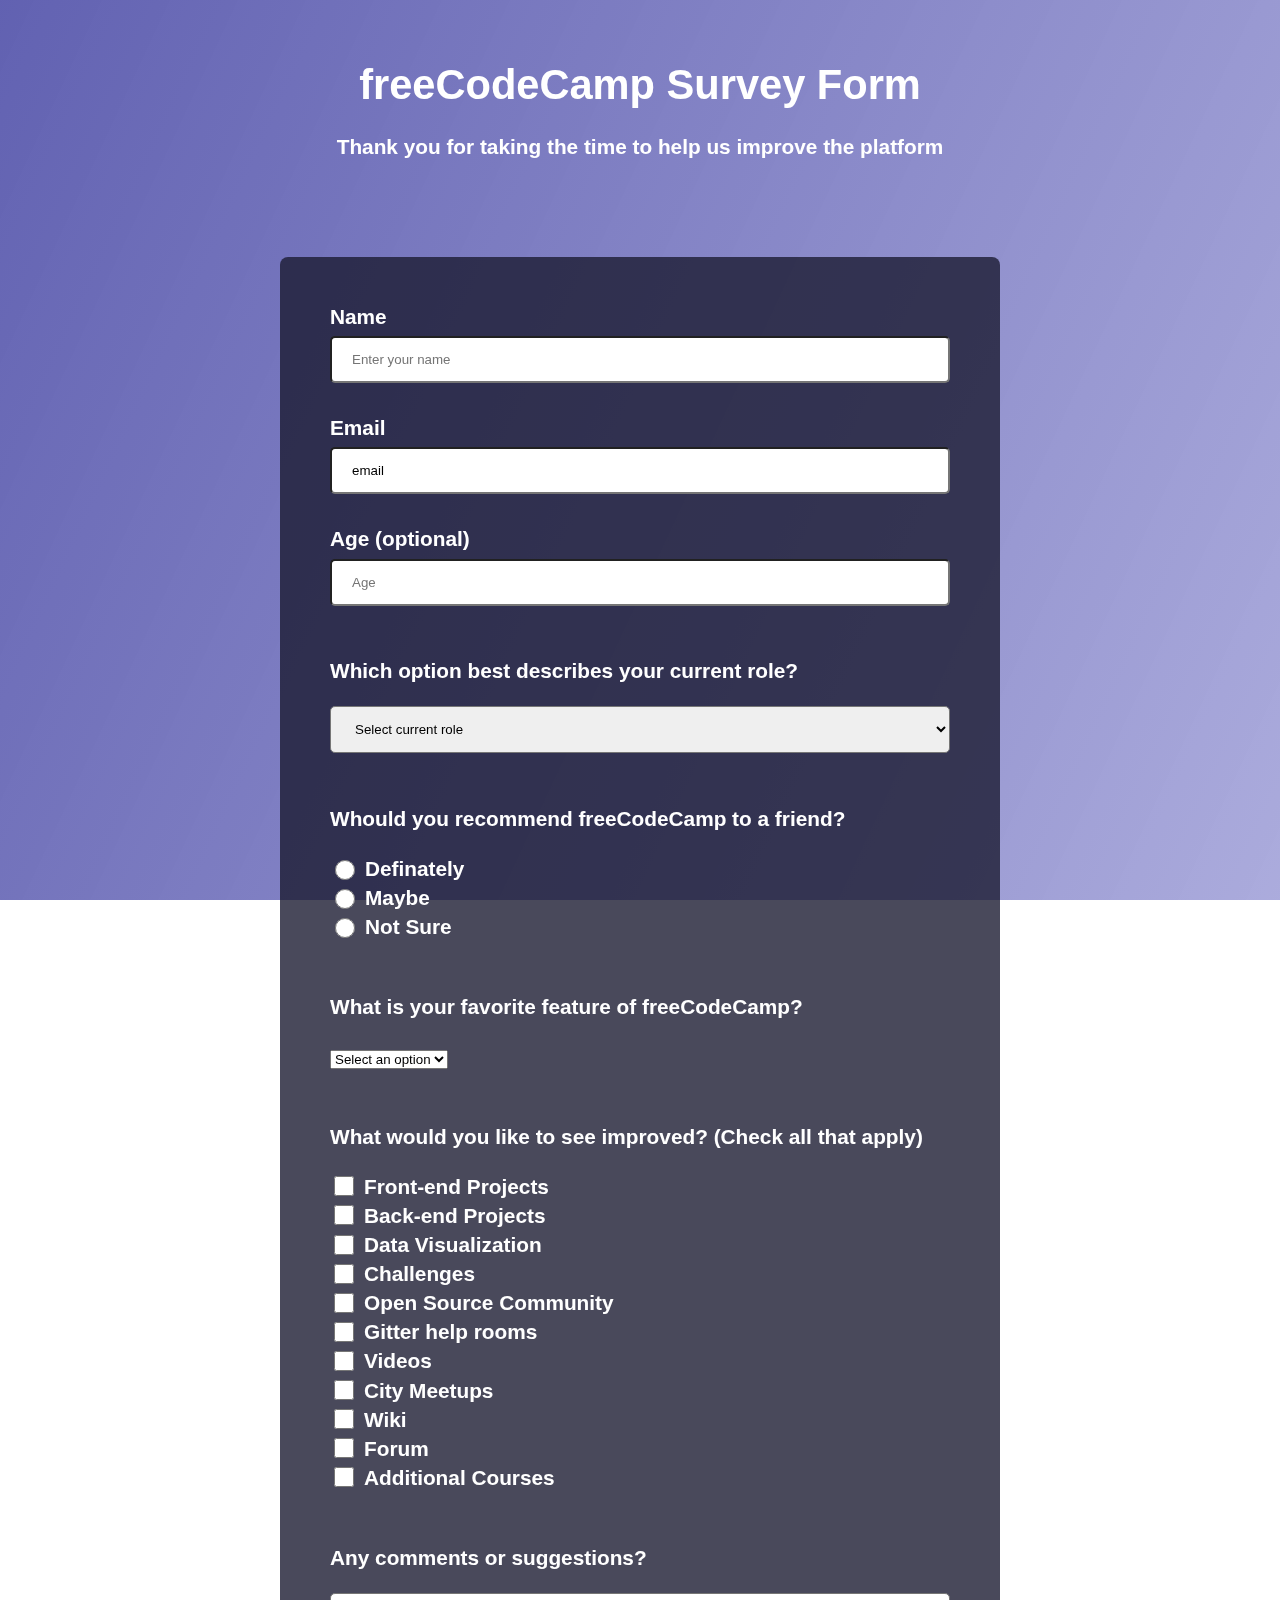
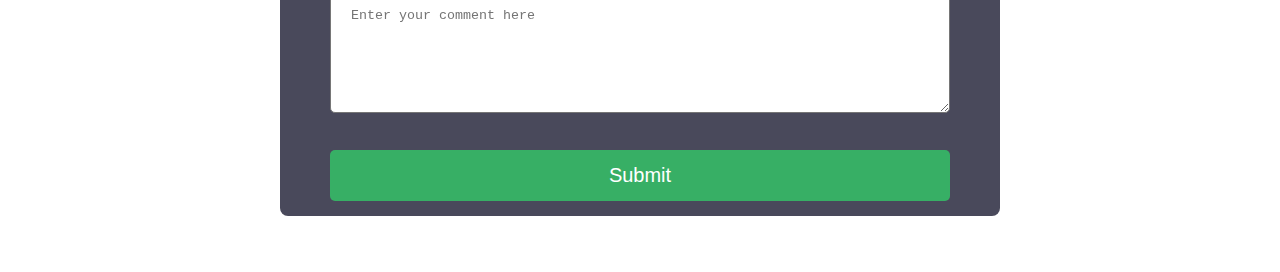
<file: Build a Survey Form/index.html>
<!DOCTYPE html>
<html lang="en">
  <head>
    <meta charset="UTF-8">
    <meta http-equiv="X-UA-Compatible" content="IE=edge">
    <meta name="viewport" content="width=device-width, initial-scale=1.0">
    <link rel="stylesheet" href="./style.css">
    <title>Survey Form</title>
  </head>
  <body>
    <div class="container">
      <header class="header-main">
        <h1 id="title">
          freeCodeCamp Survey Form
        </h1>
        <p id="description">
          Thank you for taking the time to help us improve the platform
        </p>
      </header>
      <form action="#" id="survey-form">
        <div class="form-group">
          <label for="name" id="name-label">Name</label>
          <input type="text" id="name" placeholder="Enter your name">
        </div>
        <div class="form-group">
          <label for="email" id="email-label">Email</label>
          <input type="email" id="email" placeholder="Enter your Email" value="email">
        </div>
        <div class="form-group">
          <label for="number" id="number-label">Age (optional)</label>
          <input type="number" id="number" placeholder="Age" min="12" max="70">
        </div>
        <div class="form-group">
          <p>Which option best describes your current role?</p>
          <select name="role" id="dropdown" required>
            <option value="" disabled selected value>Select current role</option>
            <option value="student">Student</option>
            <option value="job">Full Time Job</option>
            <option value="learner">Full Time Learner</option>
            <option value="preferNo">Prefer not to say</option>
            <option value="other">Other</option>
          </select>
        </div>
        <div class="form-group">
          <p>Whould you recommend freeCodeCamp to a friend?</p>
          <label>
            <input type="radio" name="recommendation" value="definately">
            Definately
          </label>
          <label>
            <input type="radio" name="recommendation" value="maybe">
            Maybe
          </label>
          <label>
            <input type="radio" name="recommendation" value="not-sure">
            Not Sure
          </label>
        </div>
        <div class="form-group">
          <p>
            What is your favorite feature of freeCodeCamp?
          </p>
          <select name="most-like" id="">
            <option disabled selected value>Select an option</option>
            <option value="challenges">Challenges</option>
            <option value="projects">Projects</option>
            <option value="community">Community</option>
            <option value="open-source">Open Source</option>
          </select>
        </div>
        <div class="form-group">
          <p>What would you like to see improved? (Check all that apply)</p>
          <label>
            <input type="checkbox" value="Front-end Projects">
            Front-end Projects
          </label>
          <label>
            <input type="checkbox" value="Back-end Projects">
            Back-end Projects          
          </label>
          <label>
            <input type="checkbox" value="Back-end Projects">
            Data Visualization
          </label>
          <label>
            <input type="checkbox" value="Challenges">
            Challenges
          </label>
          <label>
            <input type="checkbox" value="Open Source Community"> 
            Open Source Community
          </label>
          <label>
            <input type="checkbox" value="Gitter help rooms">
            Gitter help rooms
          </label>
          <label>
            <input type="checkbox" value="Videos">
            Videos
          </label>
          <label>
            <input type="checkbox" value="City Meetups">
            City Meetups
          </label>
          <label>
            <input type="checkbox" value="Wiki">
            Wiki
          </label>
          <label>
            <input type="checkbox" value="Forum">
            Forum
          </label>
          <label>
            <input type="checkbox" value="Additional Courses">
            Additional Courses
          </label>
        </div>
        <div class="form-group">
          <p>Any comments or suggestions?</p>
          <textarea name="comment" id="comments" placeholder="Enter your comment here"></textarea>
        </div>
        <div class="form-group">
          <button type="submit" id="submit">Submit</button>
        </div>
      </form>
    </div>
  </body>
</html>
</file>
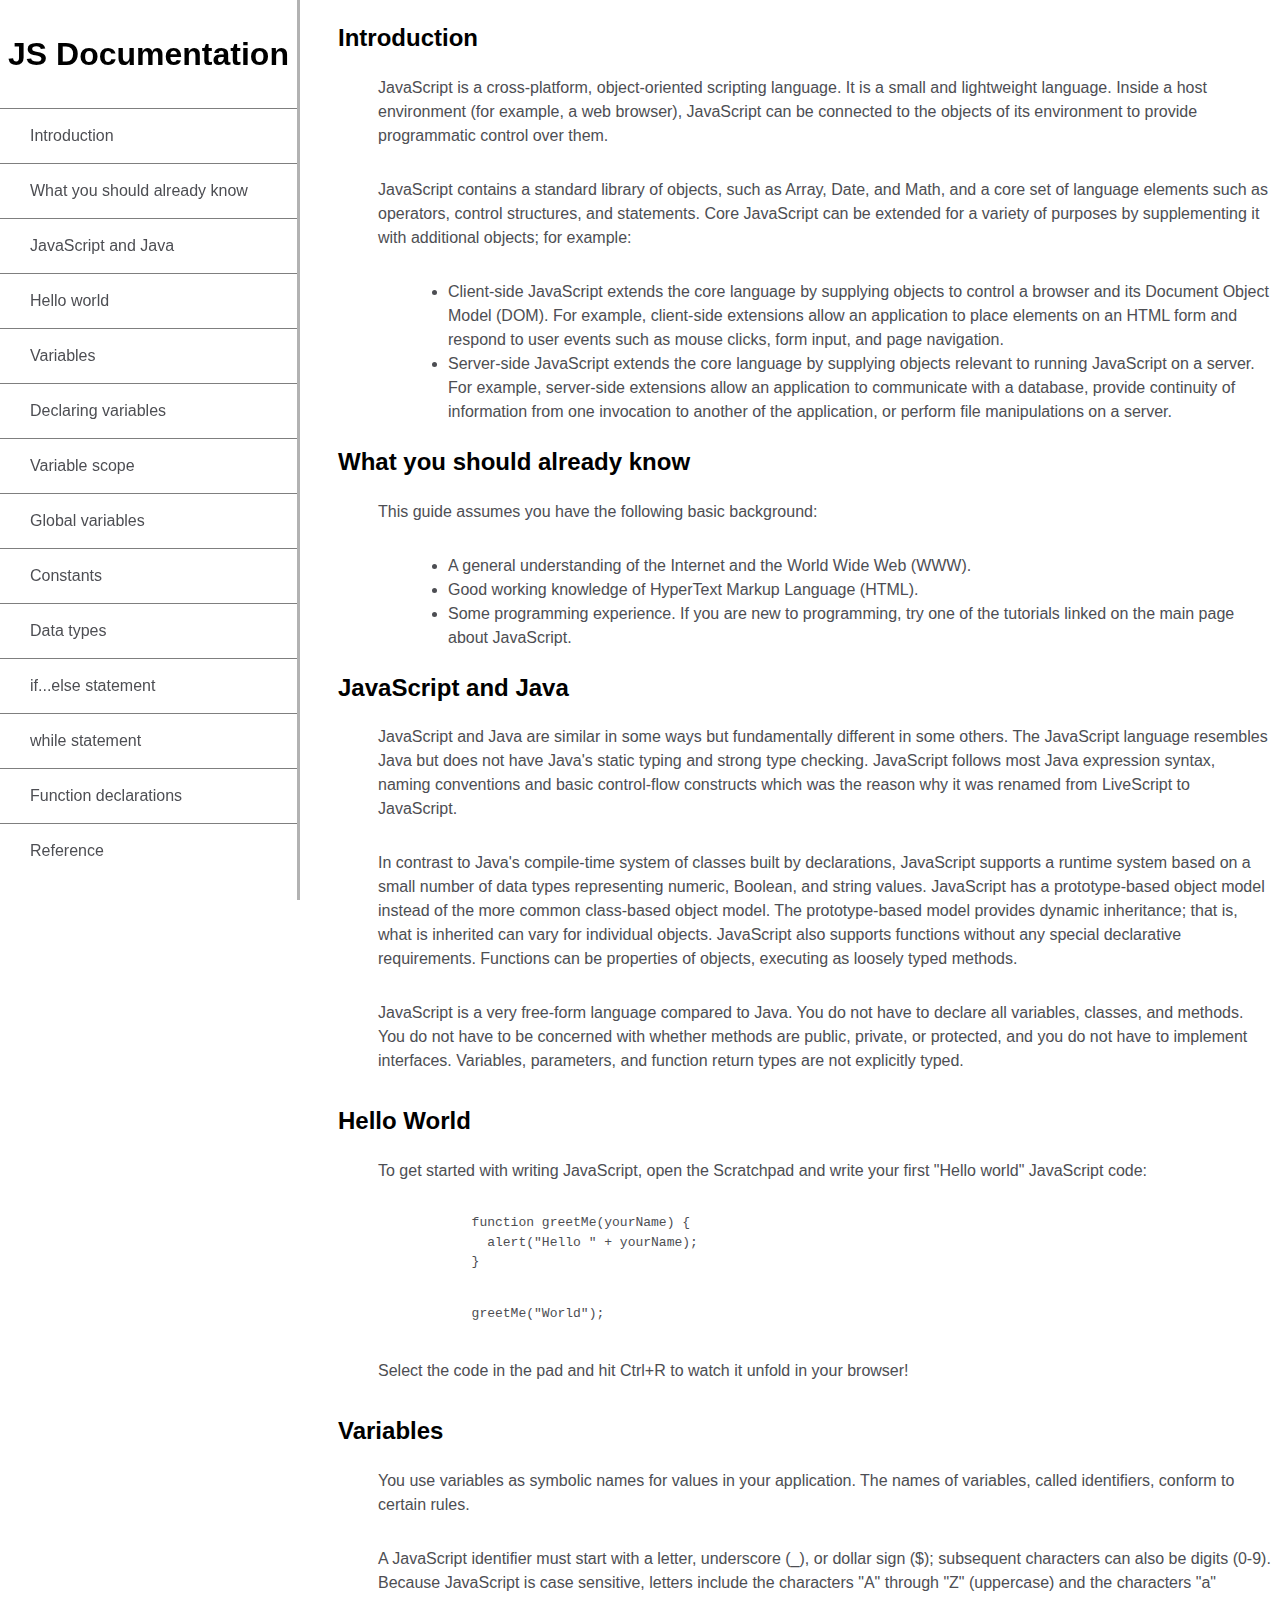
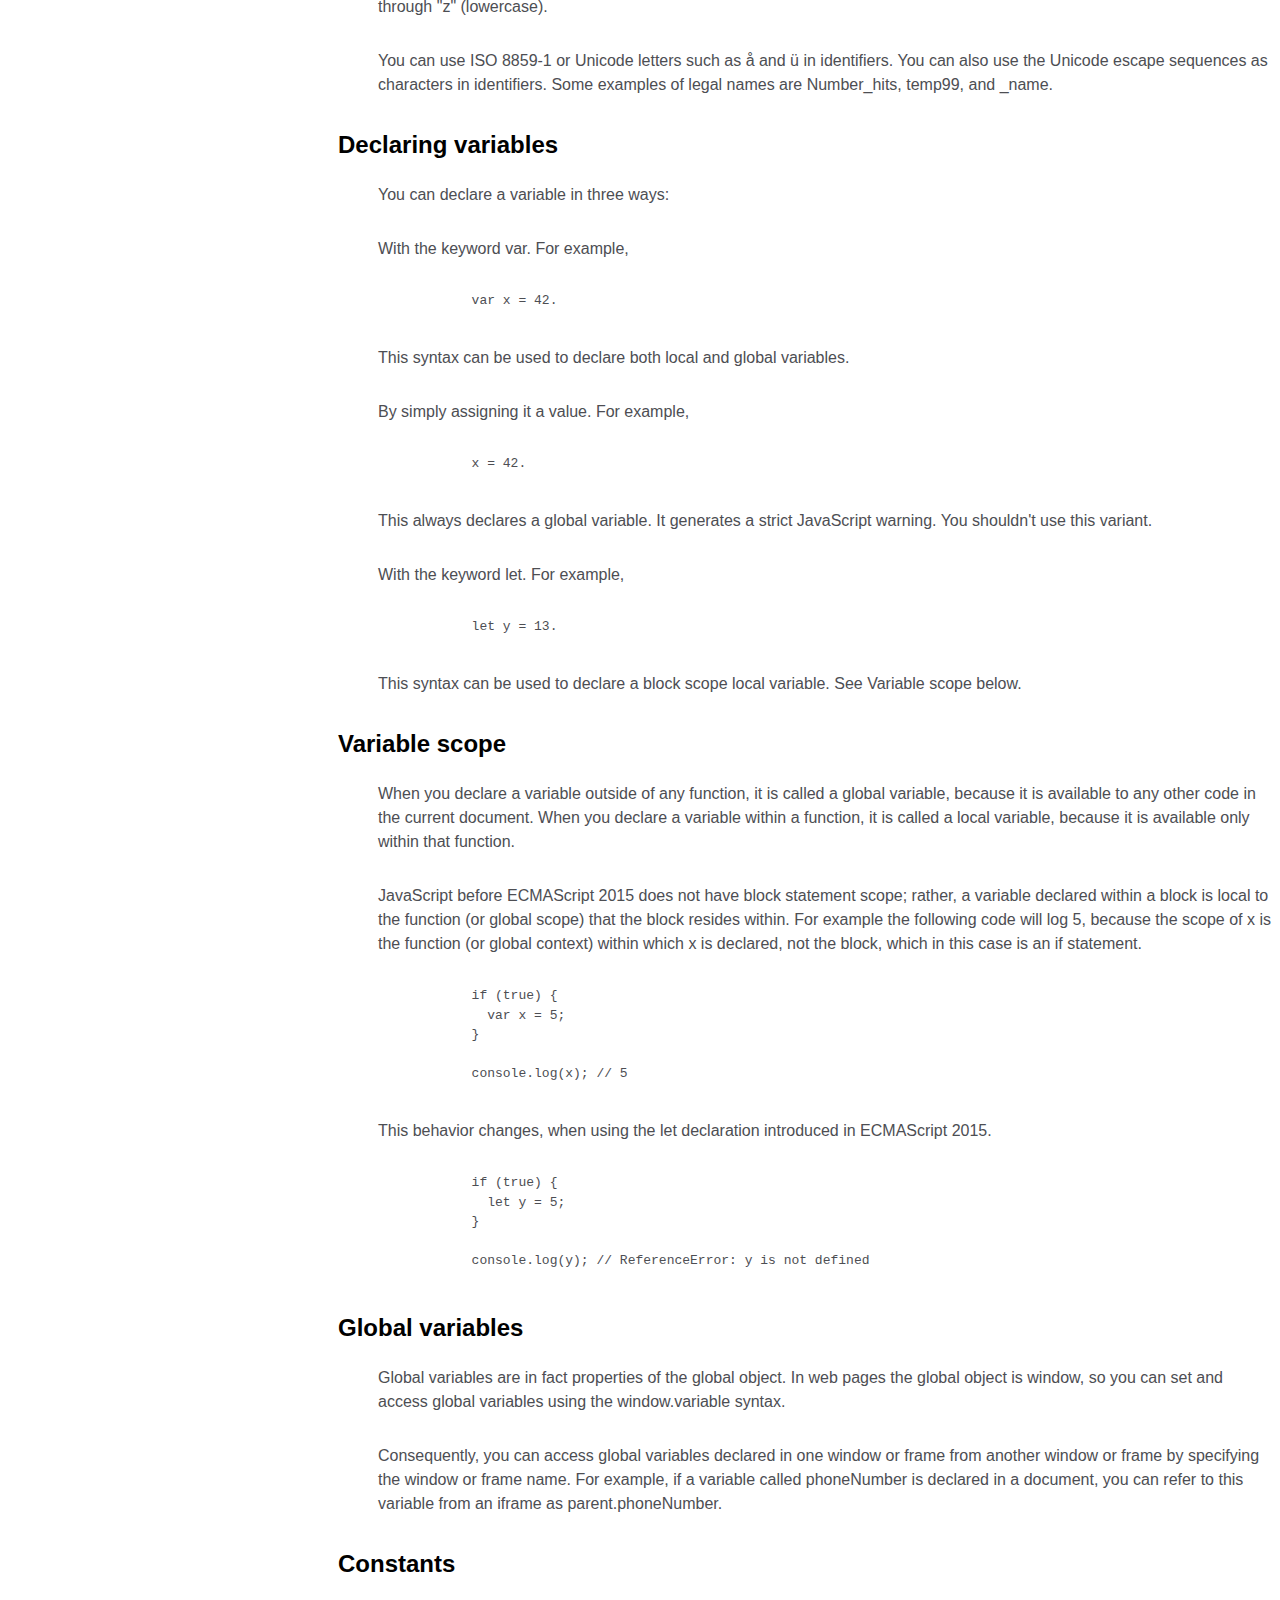
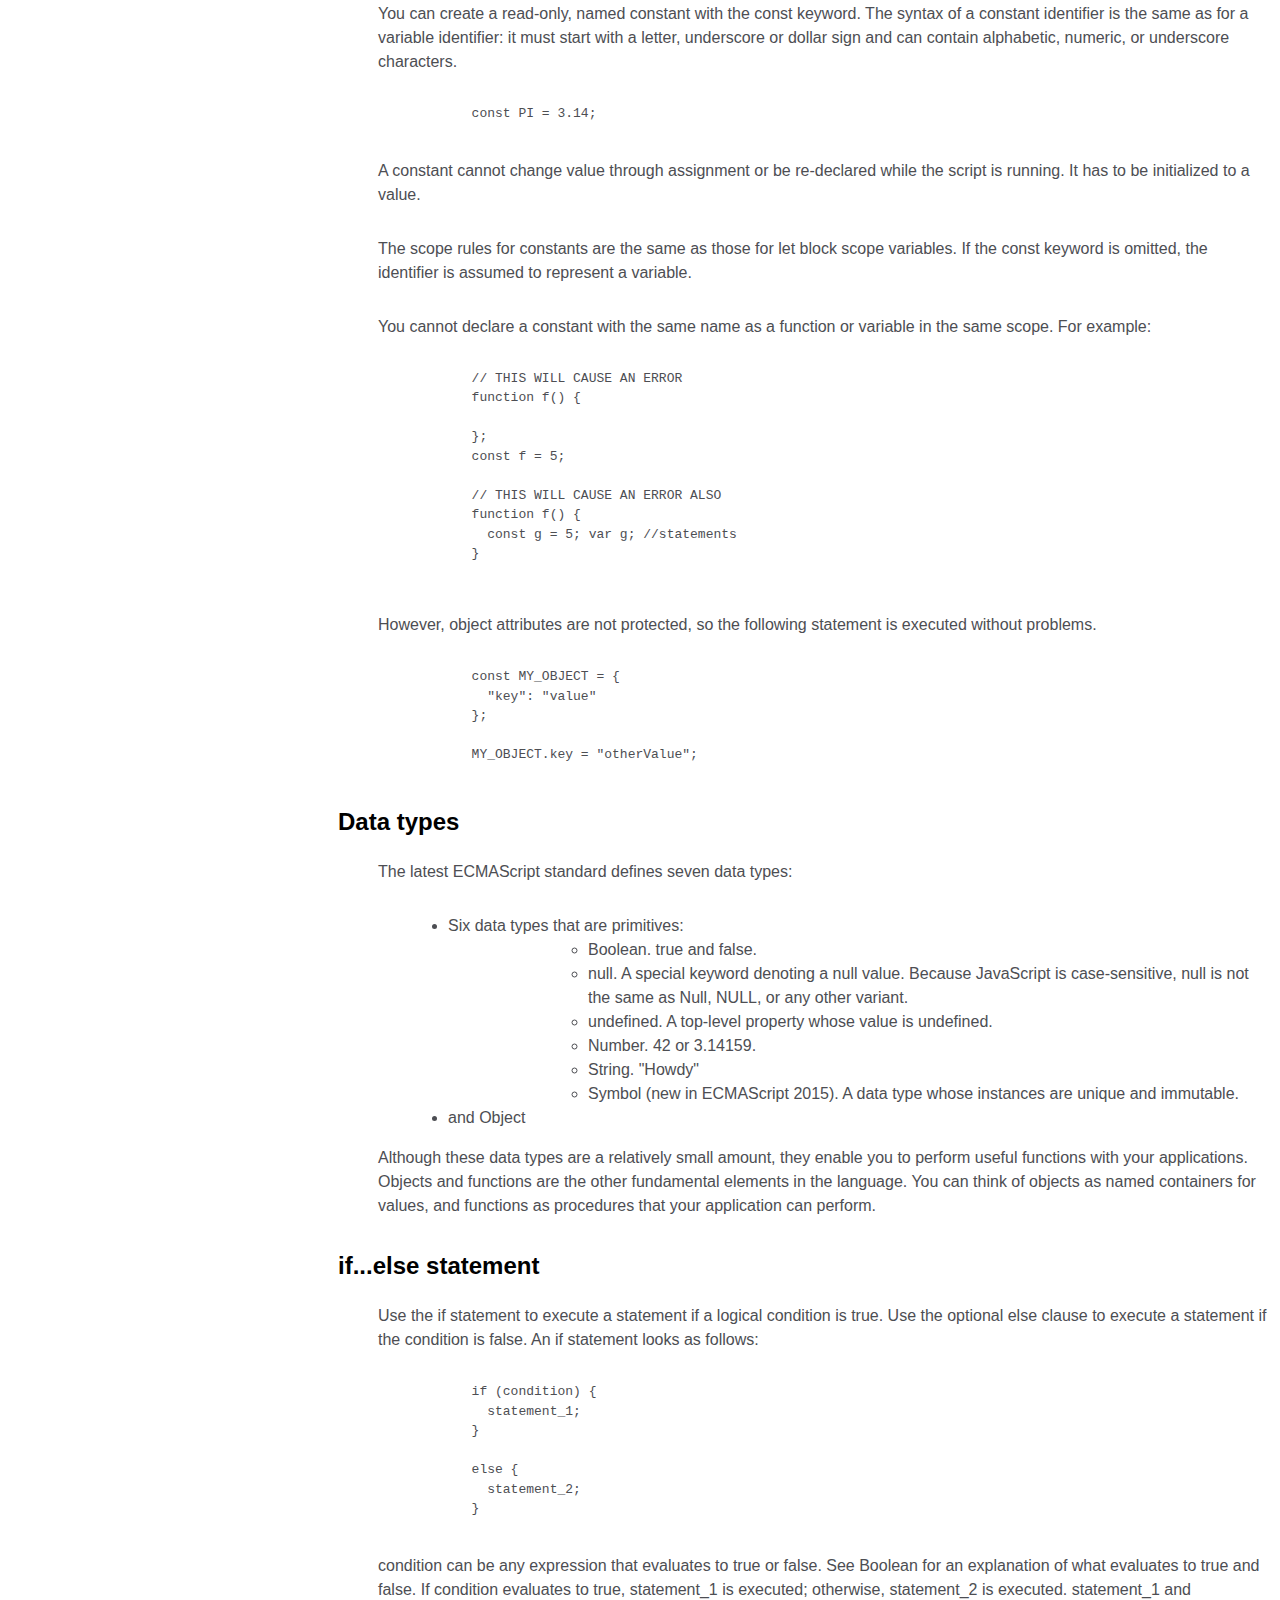
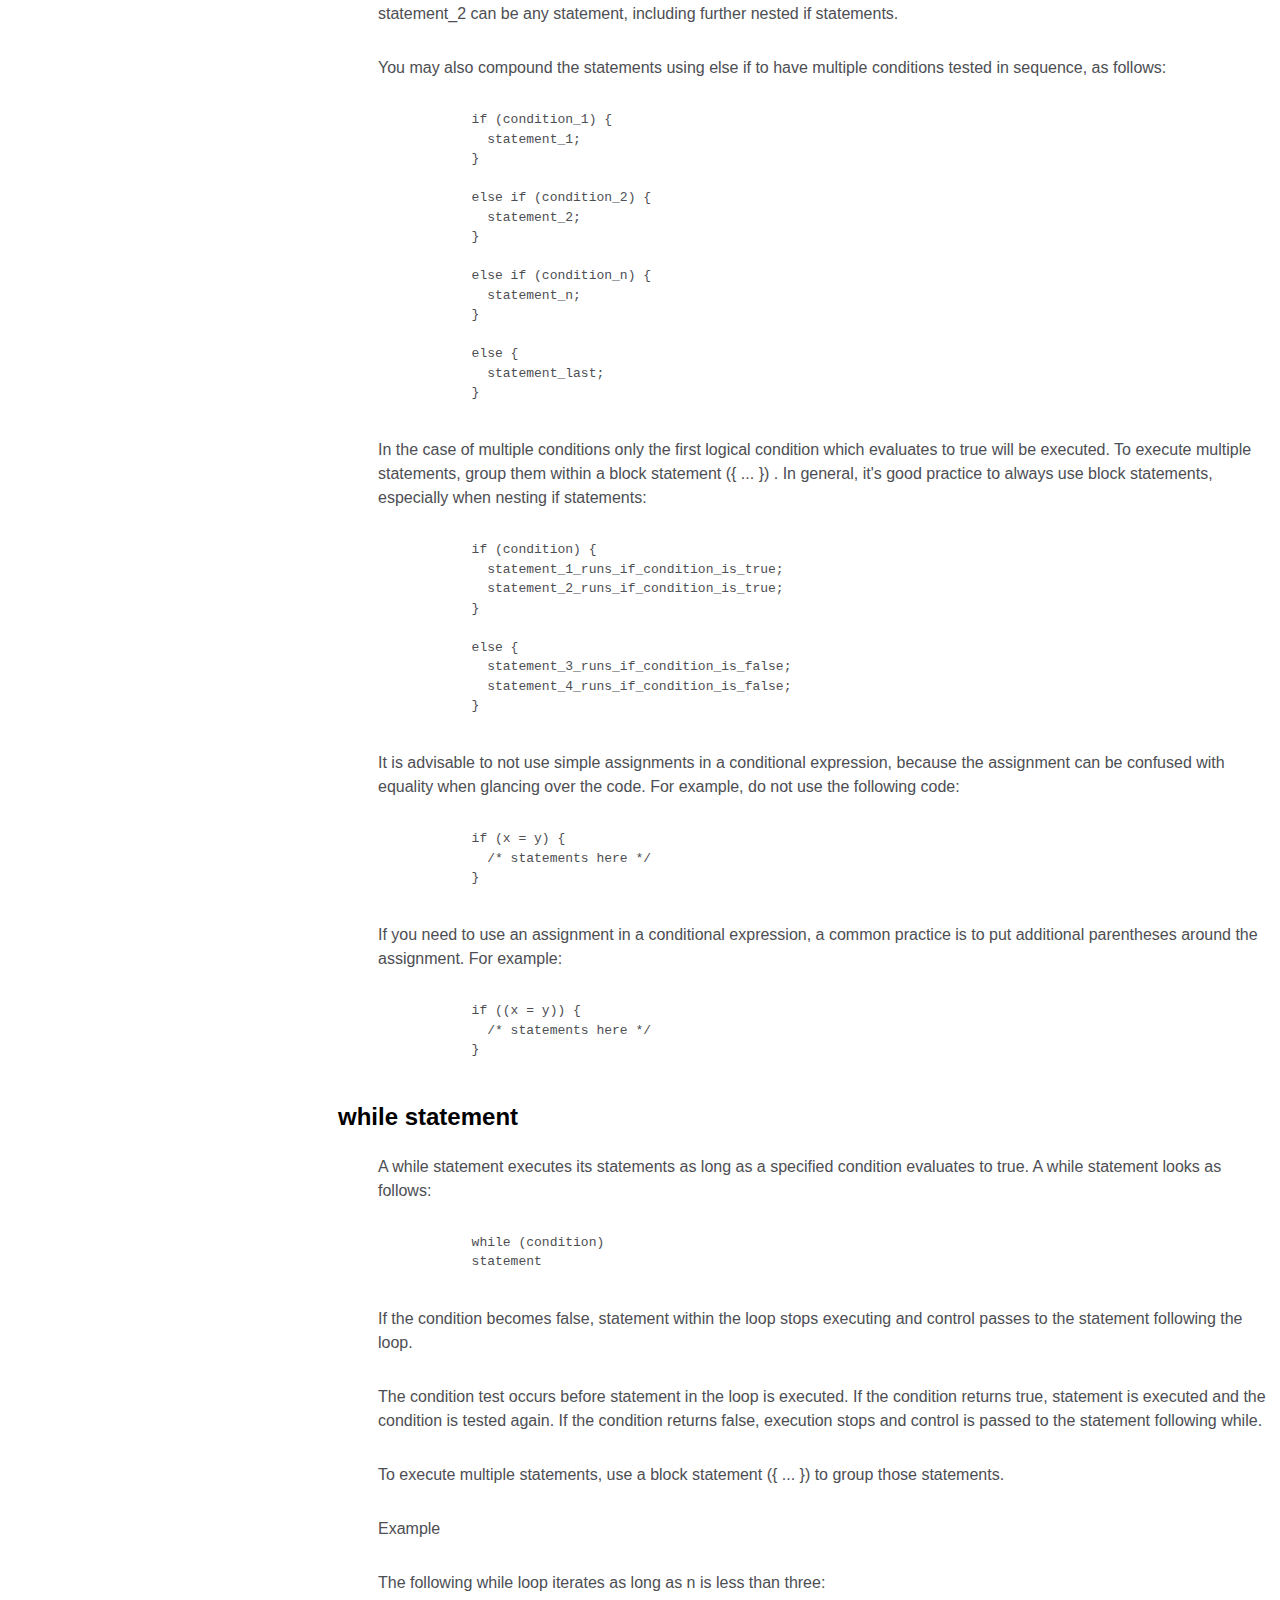
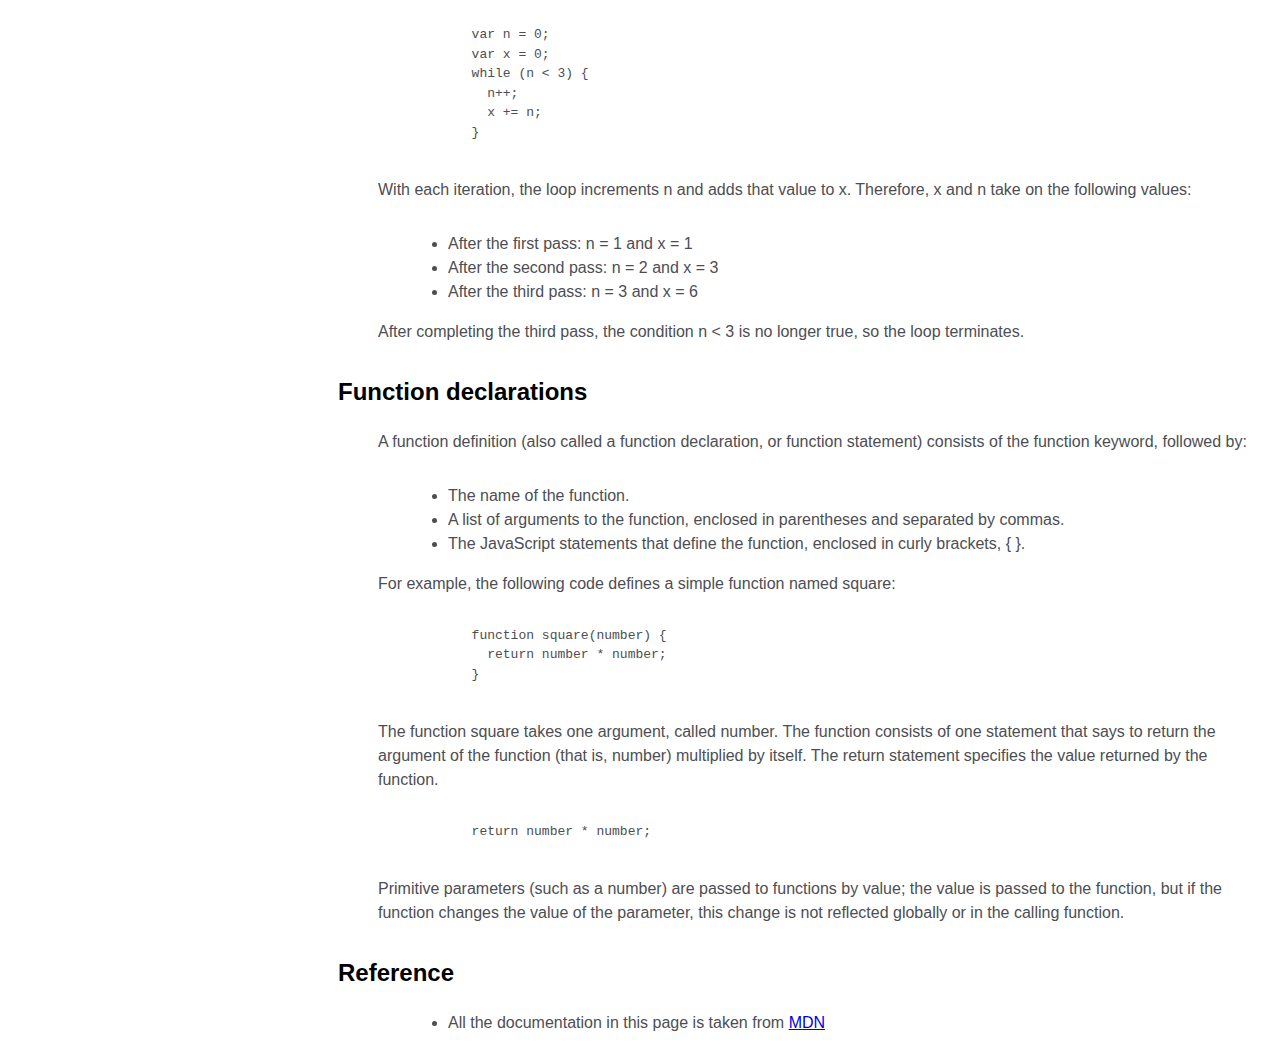
<file: Build a Technical Documentation Page/index.html>
<!DOCTYPE html>
<html lang="en">
  <head>
    <meta charset="UTF-8">
    <meta http-equiv="X-UA-Compatible" content="IE=edge">
    <meta name="viewport" content="width=device-width, initial-scale=1.0">
    <link rel="stylesheet" href="./style.css">
    <title>Technical Documentation Page</title>
  </head>
  <body>
    <nav id="navbar">
      <header>
        <h1>
          JS Documentation
        </h1>
      </header>
      <ul class="navigation">
        <li>
          <a href="#Introduction" class="nav-link">
            Introduction
          </a>
        </li>
        <li>
          <a href="#What_you_should_already_know" class="nav-link">
            What you should already know
          </a>
        </li>
        <li>
          <a href="#JavaScript_and_Java" class="nav-link">
            JavaScript and Java
          </a>
        </li>
        <li>
          <a href="#Hello_world" class="nav-link">
            Hello world
          </a>
        </li>
        <li>
          <a href="#Variables" class="nav-link">
            Variables
          </a>
        </li>
        <li>
          <a href="#Declaring_variables" class="nav-link">
            Declaring variables
          </a>
        </li>
        <li>
          <a href="#Variable_scope" class="nav-link">
            Variable scope
          </a>
        </li>
        <li>
          <a href="#Global_variables" class="nav-link">
            Global variables
          </a>
        </li>
        <li>
          <a href="#Constants" class="nav-link">
            Constants
          </a>
        </li>
        <li>
          <a href="#Data_types" class="nav-link">
            Data types
          </a>
        </li>
        <li>
          <a href="#if...else_statement" class="nav-link">
            if...else statement
          </a>
        </li>
        <li>
          <a href="#while_statement" class="nav-link">
            while statement
          </a>
        </li>
        <li>
          <a href="#Function_declarations" class="nav-link">
            Function declarations
          </a>
        </li>
        <li>
          <a href="#Reference" class="nav-link">
            Reference
          </a>
        </li>
      </ul>
    </nav>
    <main id="main-doc">
      <section class="main-section" id="Introduction">
        <header>
          <h2>Introduction</h2>
        </header>
        <div class="container">
          <p>
            JavaScript is a cross-platform, object-oriented scripting language. It is a small and lightweight language. Inside a host environment (for example, a web browser), JavaScript can be connected to the objects of its environment to provide programmatic control over them.
          </p>
          <p>
            JavaScript contains a standard library of objects, such as Array, Date, and Math, and a core set of language elements such as operators, control structures, and statements. Core JavaScript can be extended for a variety of purposes by supplementing it with additional objects; for example:
          </p>
          <ul>
            <li>
              Client-side JavaScript extends the core language by supplying objects to control a browser and its Document Object Model (DOM). For example, client-side extensions allow an application to place elements on an HTML form and respond to user events such as mouse clicks, form input, and page navigation.
            </li>
            <li>
              Server-side JavaScript extends the core language by supplying objects relevant to running JavaScript on a server. For example, server-side extensions allow an application to communicate with a database, provide continuity of information from one invocation to another of the application, or perform file manipulations on a server.
            </li>
          </ul>
        </div>
      </section>
      <section class="main-section" id="What_you_should_already_know">
        <header>
          <h2>What you should already know</h2>
        </header>
        <div class="container">
          <p>
            This guide assumes you have the following basic background:
          </p>
          <ul>
            <li>
              A general understanding of the Internet and the World Wide Web (WWW).
            </li>
            <li>
              Good working knowledge of HyperText Markup Language (HTML).
            </li>
            <li>
              Some programming experience. If you are new to programming, try one of the tutorials linked on the main page about JavaScript.
            </li>
          </ul>
        </div>
      </section>
      <section class="main-section" id="JavaScript_and_Java">
        <header>
          <h2>
            JavaScript and Java
          </h2>
        </header>
        <div class="container">
          <p>
            JavaScript and Java are similar in some ways but fundamentally different in some others. The JavaScript language resembles Java but does not have Java's static typing and strong type checking. JavaScript follows most Java expression syntax, naming conventions and basic control-flow constructs which was the reason why it was renamed from LiveScript to JavaScript.
          </p>
          <p>
            In contrast to Java's compile-time system of classes built by declarations, JavaScript supports a runtime system based on a small number of data types representing numeric, Boolean, and string values. JavaScript has a prototype-based object model instead of the more common class-based object model. The prototype-based model provides dynamic inheritance; that is, what is inherited can vary for individual objects. JavaScript also supports functions without any special declarative requirements. Functions can be properties of objects, executing as loosely typed methods.
          </p>
          <p>
            JavaScript is a very free-form language compared to Java. You do not have to declare all variables, classes, and methods. You do not have to be concerned with whether methods are public, private, or protected, and you do not have to implement interfaces. Variables, parameters, and function return types are not explicitly typed.
          </p>
        </div>
      </section>
      <section class="main-section" id="Hello_world">
        <header>
          <h2>
            Hello World
          </h2>
        </header>
        <div class="container">
          <p>
            To get started with writing JavaScript, open the Scratchpad and write your first "Hello world" JavaScript code:
          </p>
          <pre>
            function greetMe(yourName) { 
              alert("Hello " + yourName); 
            }
          </pre>
          <pre>
            greetMe("World");
          </pre>
          <p>
            Select the code in the pad and hit Ctrl+R to watch it unfold in your browser!
          </p>
        </div>
      </section>
      <section class="main-section" id="Variables">
        <header>
          <h2>
            Variables
          </h2>
        </header>
        <div class="container">
          <p>
            You use variables as symbolic names for values in your application. The names of variables, called identifiers, conform to certain rules.
          </p>
          <p>
            A JavaScript identifier must start with a letter, underscore (_), or dollar sign ($); subsequent characters can also be digits (0-9). Because JavaScript is case sensitive, letters include the characters "A" through "Z" (uppercase) and the characters "a" through "z" (lowercase).
          </p>
          <p>
            You can use ISO 8859-1 or Unicode letters such as å and ü in identifiers. You can also use the Unicode escape sequences as characters in identifiers. Some examples of legal names are Number_hits, temp99, and _name.
          </p>
        </div>
      </section>
      <section class="main-section" id="Declaring_variables">
        <header>
          <h2>
            Declaring variables
          </h2>
        </header>
        <div class="container">
          <p>
            You can declare a variable in three ways:
          </p>
          <p>
            With the keyword var. For example,
          </p>
          <pre>
            var x = 42.
          </pre>
          <p>
            This syntax can be used to declare both local and global variables.
          </p>
          <p>
            By simply assigning it a value. For example,
          </p>
          <pre>
            x = 42.
          </pre>
          <p>
            This always declares a global variable. It generates a strict JavaScript warning. You shouldn't use this variant.
          </p>
          <p>
            With the keyword let. For example,
          </p>
          <pre>
            let y = 13.
          </pre>
          <p>
            This syntax can be used to declare a block scope local variable. See Variable scope below.
          </p>
        </div>
      </section>
      <section class="main-section" id="Variable_scope">
        <header>
          <h2>
            Variable scope          
          </h2>
        </header>
        <div class="container">
          <p>
            When you declare a variable outside of any function, it is called a global variable, because it is available to any other code in the current document. When you declare a variable within a function, it is called a local variable, because it is available only within that function.
          </p>
          <p>
            JavaScript before ECMAScript 2015 does not have block statement scope; rather, a variable declared within a block is local to the function (or global scope) that the block resides within. For example the following code will log 5, because the scope of x is the function (or global context) within which x is declared, not the block, which in this case is an if statement.
          </p>
          <pre>
            if (true) {
              var x = 5; 
            } 

            console.log(x); // 5
          </pre>
          <p>
            This behavior changes, when using the let declaration introduced in ECMAScript 2015.
          </p>
          <pre>
            if (true) { 
              let y = 5; 
            } 

            console.log(y); // ReferenceError: y is not defined
          </pre>
        </div>
      </section>
      <section class="main-section" id="Global_variables">
        <header>
          <h2>
            Global variables
          </h2>
        </header>
        <div class="container">
          <p>
            Global variables are in fact properties of the global object. In web pages the global object is window, so you can set and access global variables using the window.variable syntax.
          </p>
          <p>
            Consequently, you can access global variables declared in one window or frame from another window or frame by specifying the window or frame name. For example, if a variable called phoneNumber is declared in a document, you can refer to this variable from an iframe as parent.phoneNumber.
          </p>
        </div>
      </section>
      <section class="main-section" id="Constants">
        <header>
          <h2>
            Constants
          </h2>
        </header>
        <div class="container">
          <p>
            You can create a read-only, named constant with the const keyword. The syntax of a constant identifier is the same as for a variable identifier: it must start with a letter, underscore or dollar sign and can contain alphabetic, numeric, or underscore characters.
          </p>
          <pre>
            const PI = 3.14;  
          </pre>
          <p>
            A constant cannot change value through assignment or be re-declared while the script is running. It has to be initialized to a value.
          </p>
          <p>
            The scope rules for constants are the same as those for let block scope variables. If the const keyword is omitted, the identifier is assumed to represent a variable.
          </p>
          <p>
            You cannot declare a constant with the same name as a function or variable in the same scope. For example:
          </p>
          <pre>
            // THIS WILL CAUSE AN ERROR
            function f() {

            }; 
            const f = 5; 

            // THIS WILL CAUSE AN ERROR ALSO 
            function f() { 
              const g = 5; var g; //statements
            }
          </pre>
          </p>
          <p>
            However, object attributes are not protected, so the following statement is executed without problems.
          </p>
          <pre>
            const MY_OBJECT = {
              "key": "value"
            };

            MY_OBJECT.key = "otherValue";
          </pre>
        </div>
      </section>
      <section class="main-section" id="Data_types">
        <header>
          <h2>
            Data types
          </h2>
        </header>
        <div class="container">
          <p>
            The latest ECMAScript standard defines seven data types:
          </p>
          <ul>
            <li>
              Six data types that are primitives:
              <ul>
                <li>
                  Boolean. true and false.
                </li>
                <li>
                  null. A special keyword denoting a null value. Because JavaScript is case-sensitive, null is not the same as Null, NULL, or any other variant.
                </li>
                <li>
                  undefined. A top-level property whose value is undefined.
                </li>
                <li>
                  Number. 42 or 3.14159.
                </li>
                <li>
                  String. "Howdy"
                </li>
                <li>
                  Symbol (new in ECMAScript 2015). A data type whose instances are unique and immutable.
                </li>
              </ul>
            </li>
            <li>
              and Object
            </li>
          </ul>
          <p>
            Although these data types are a relatively small amount, they enable you to perform useful functions with your applications. Objects and functions are the other fundamental elements in the language. You can think of objects as named containers for values, and functions as procedures that your application can perform.
          </p>
        </div>
      </section>
      <section class="main-section" id="if...else_statement">
        <header>
          <h2>
            if...else statement
          </h2>
        </header>
        <div class="container">
          <p>
            Use the if statement to execute a statement if a logical condition is true. Use the optional else clause to execute a statement if the condition is false. An if statement looks as follows:
          </p>
          <pre>
            if (condition) { 
              statement_1; 
            }

            else { 
              statement_2; 
            }
          </pre>
          <p>
            condition can be any expression that evaluates to true or false. See Boolean for an explanation of what evaluates to true and false. If condition evaluates to true, statement_1 is executed; otherwise, statement_2 is executed. statement_1 and statement_2 can be any statement, including further nested if statements.
          </p>
          <p>
            You may also compound the statements using else if to have multiple conditions tested in sequence, as follows:
          </p>
          <pre>
            if (condition_1) {
              statement_1; 
            } 

            else if (condition_2) {
              statement_2;
            } 

            else if (condition_n) { 
              statement_n; 
            }

            else { 
              statement_last; 
            }
          </pre>
          <p>
            In the case of multiple conditions only the first logical condition which evaluates to true will be executed. To execute multiple statements, group them within a block statement ({ ... }) . In general, it's good practice to always use block statements, especially when nesting if statements:
          </p>
          <pre>
            if (condition) { 
              statement_1_runs_if_condition_is_true;
              statement_2_runs_if_condition_is_true; 
            } 

            else {
              statement_3_runs_if_condition_is_false;
              statement_4_runs_if_condition_is_false; 
            }
          </pre>
          <p>
            It is advisable to not use simple assignments in a conditional expression, because the assignment can be confused with equality when glancing over the code. For example, do not use the following code:
          </p>
          <pre>
            if (x = y) {
              /* statements here */ 
            }
          </pre>
          <p>
            If you need to use an assignment in a conditional expression, a common practice is to put additional parentheses around the assignment. For example:
          </p>
          <pre>
            if ((x = y)) {
              /* statements here */ 
            }
          </pre>
        </div>
      </section>
      <section class="main-section" id="while_statement">
        <header>
          <h2>
            while statement
          </h2>
        </header>
        <div class="container">
          <p>
            A while statement executes its statements as long as a specified condition evaluates to true. A while statement looks as follows:
          </p>
          <pre>
            while (condition) 
            statement
          </pre>
          <p>
            If the condition becomes false, statement within the loop stops executing and control passes to the statement following the loop.
          </p>
          <p>
            The condition test occurs before statement in the loop is executed. If the condition returns true, statement is executed and the condition is tested again. If the condition returns false, execution stops and control is passed to the statement following while.
          </p>
          <p>
            To execute multiple statements, use a block statement ({ ... }) to group those statements.
          </p>
          <p>
            Example
          </p>
          <p>
            The following while loop iterates as long as n is less than three:
          </p>
          <pre>
            var n = 0; 
            var x = 0; 
            while (n < 3) {
              n++; 
              x += n; 
            }
          </pre>
          <p>
            With each iteration, the loop increments n and adds that value to x. Therefore, x and n take on the following values:
          </p>
          <ul>
            <li>
              After the first pass: n = 1 and x = 1
            </li>
            <li>
              After the second pass: n = 2 and x = 3
            </li>
            <li>
              After the third pass: n = 3 and x = 6
            </li>
          </ul>
          <p>
            After completing the third pass, the condition n < 3 is no longer true, so the loop terminates.
          </p>
        </div>
      </section>
      <section class="main-section" id="Function_declarations">
        <header>
          <h2>
            Function declarations
          </h2>
        </header>
        <div class="container">
          <p>
            A function definition (also called a function declaration, or function statement) consists of the function keyword, followed by:
          </p>
          <ul>
            <li>
              The name of the function.
            </li>
            <li>
              A list of arguments to the function, enclosed in parentheses and separated by commas.
            </li>
            <li>
              The JavaScript statements that define the function, enclosed in curly brackets, { }.  
            </li>
          </ul>
          <p>
            For example, the following code defines a simple function named square:
          </p>
          <pre>
            function square(number) {
              return number * number; 
            }
          </pre>
          <p>
            The function square takes one argument, called number. The function consists of one statement that says to return the argument of the function (that is, number) multiplied by itself. The return statement specifies the value returned by the function.
          </p>
          <pre>
            return number * number;
          </pre>
          <p>
            Primitive parameters (such as a number) are passed to functions by value; the value is passed to the function, but if the function changes the value of the parameter, this change is not reflected globally or in the calling function.
          </p>
        </div>
      </section>
      <section class="main-section" id="Reference">
        <header>
          <h2>
            Reference
          </h2>
        </header>
        <div class="container">
          <ul>
            <li>
              All the documentation in this page is taken from
              <a href="https://developer.mozilla.org/en-US/docs/Web/JavaScript/Guide" target="_blank">
                MDN
              </a>
            </li>
          </ul>
        </div>
      </section>
    </main>
  </body>
</html>
</file>
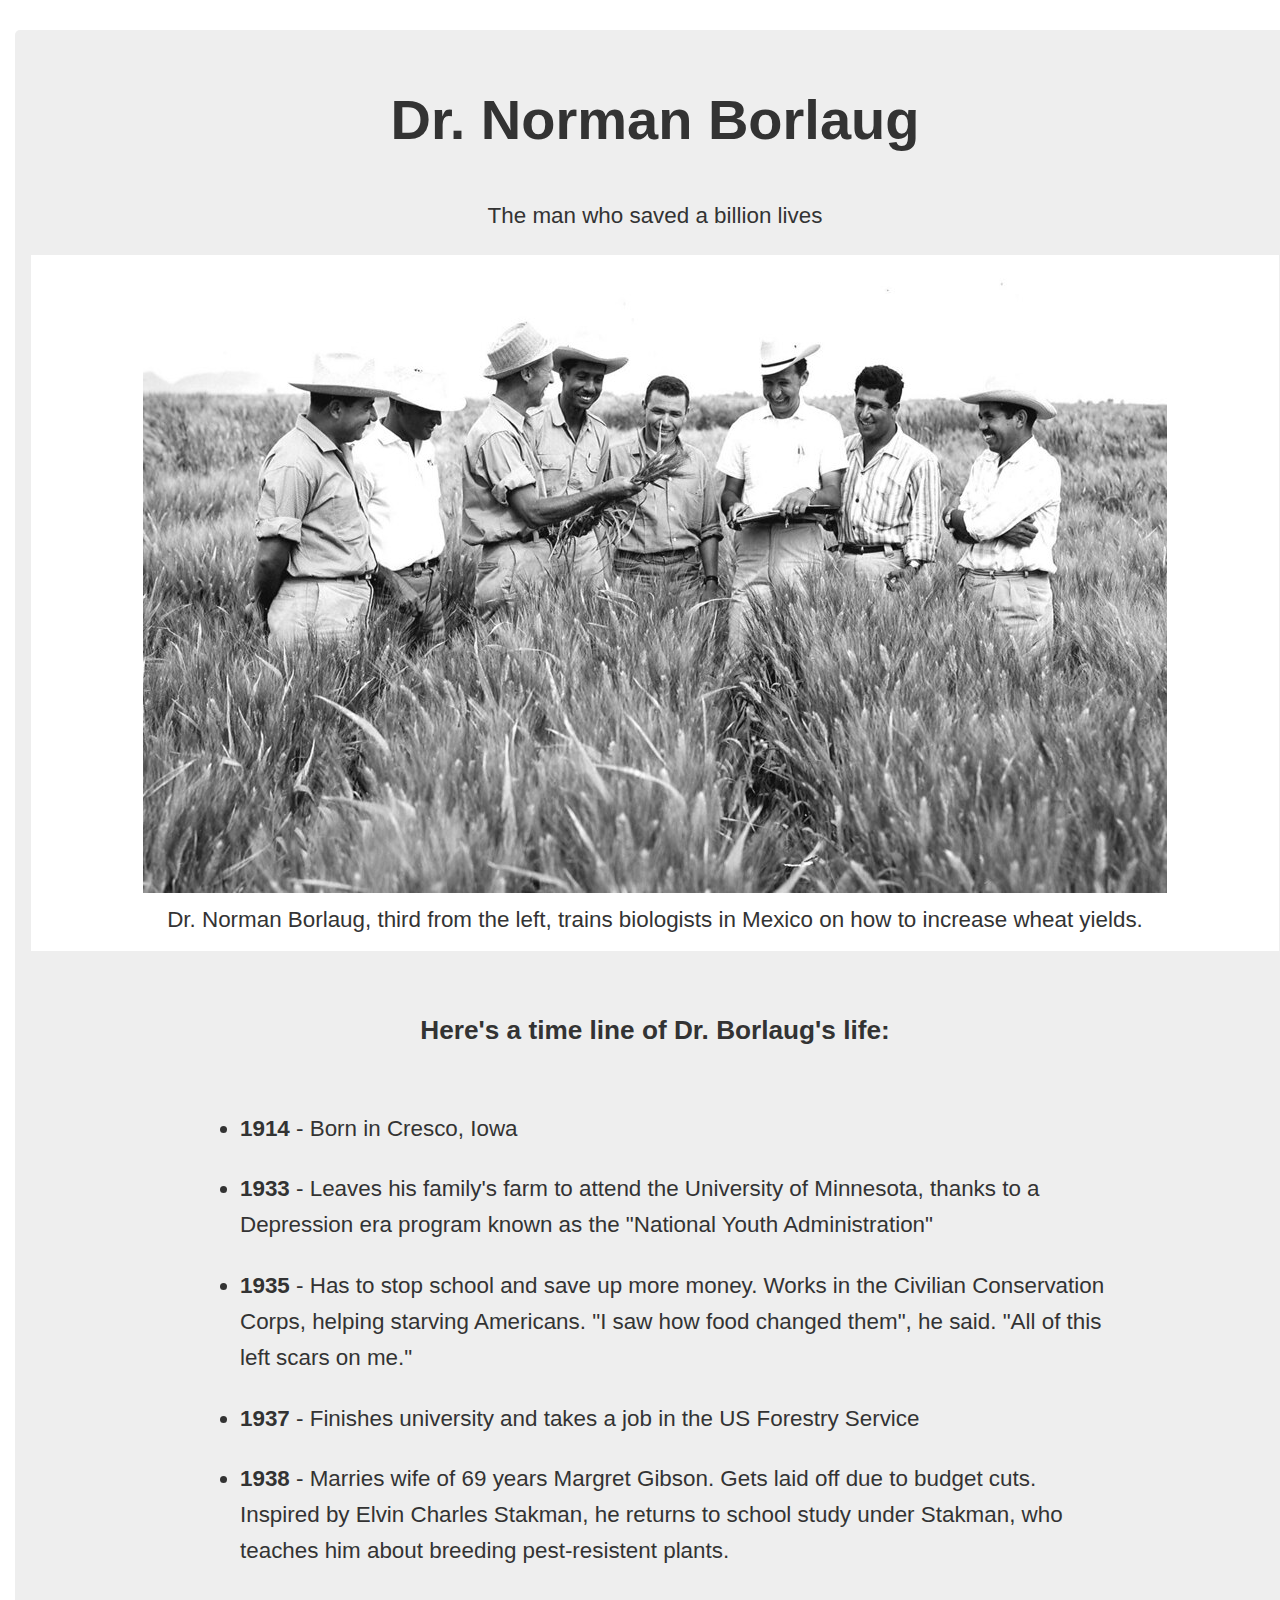
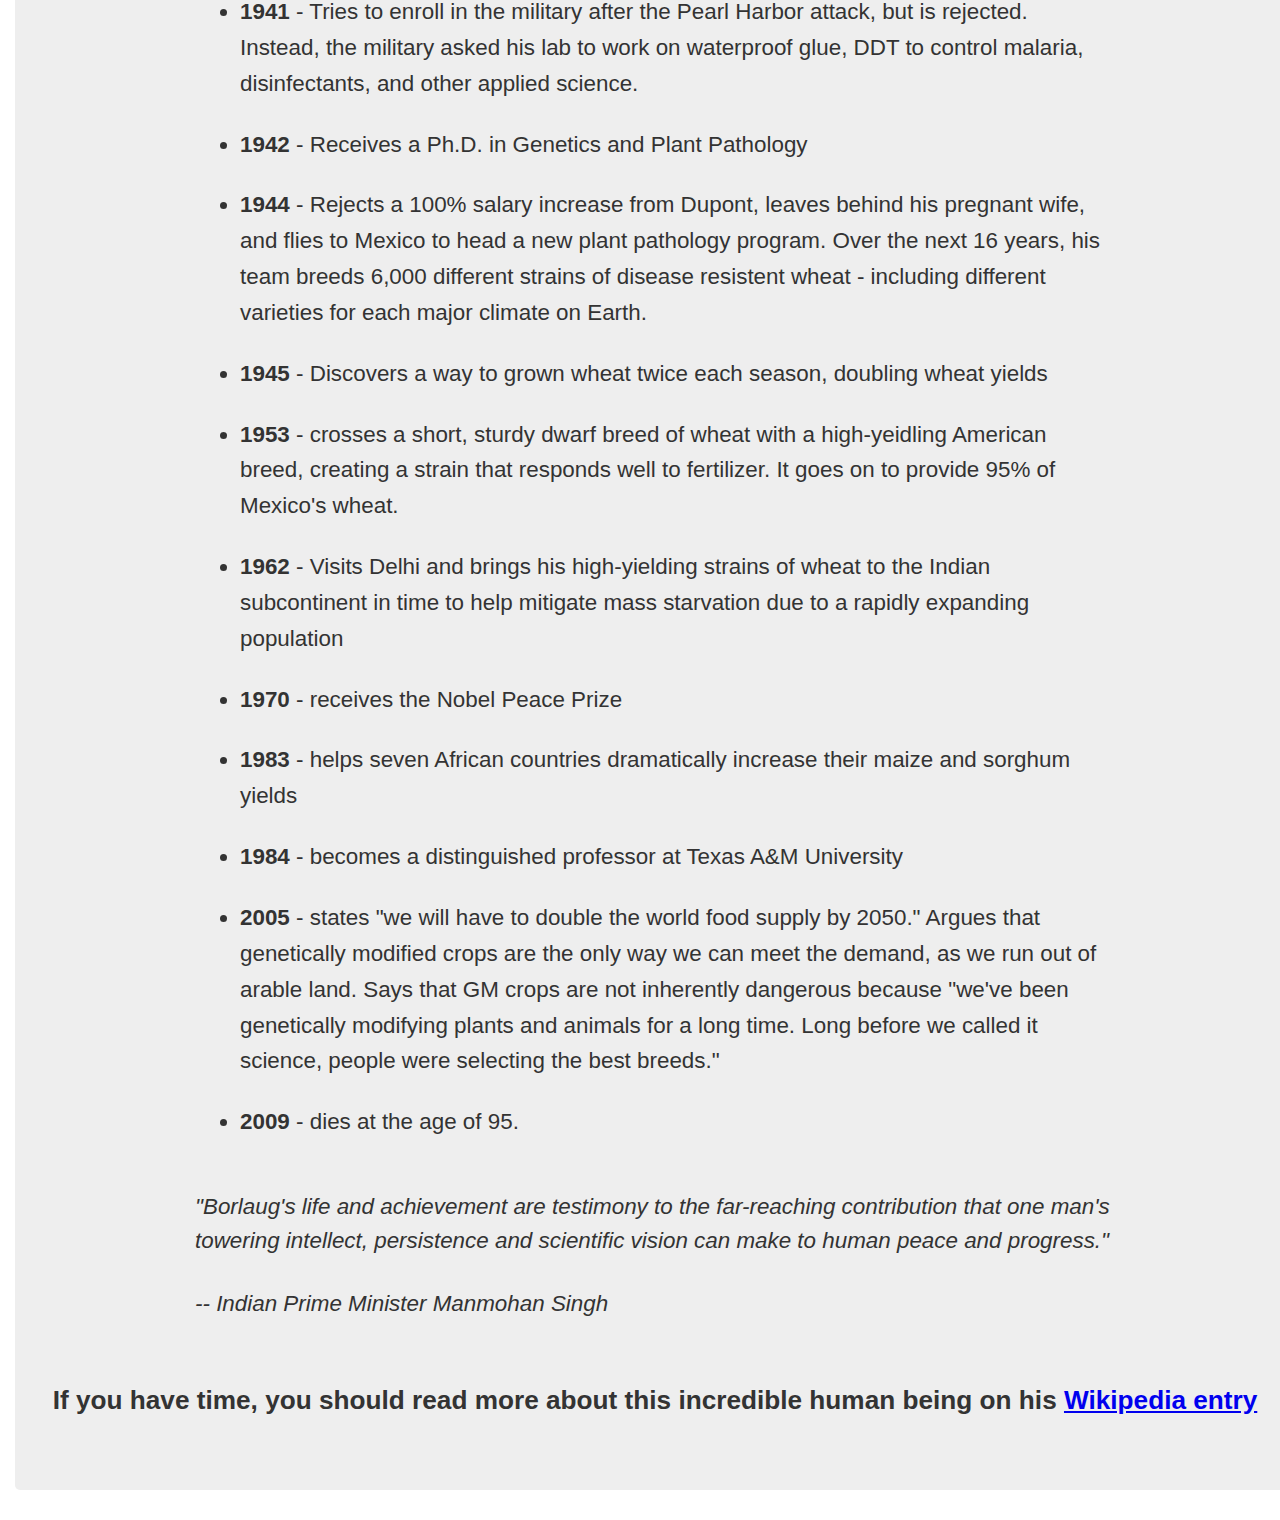
<file: Build a Tribute Page/index.html>
<!DOCTYPE html>
<html lang="en">
  <head>
    <meta charset="UTF-8">
    <meta http-equiv="X-UA-Compatible" content="IE=edge">
    <meta name="viewport" content="width=device-width, initial-scale=1.0">
    <link rel="stylesheet" href="style.css">
    <title>Document</title>
  </head>
  <body>
    <main id="main">
      <header>
        <h1 id="title">Dr. Norman Borlaug</h1>
        <p>The man who saved a billion lives</p>
      </header>
      <figure id="img-div">
        <img src="./tribute-page-main-image.jpg" alt="image" id="image">
        <figcaption id="img-caption">
          Dr. Norman Borlaug, third from the left, trains biologists in Mexico on
          how to increase wheat yields.
        </figcaption>
      </figure>
      <section id="tribute-info">
        <h3>
          Here's a time line of Dr. Borlaug's life:
        </h3>
        <ul class="information">
          <li>
            <strong>1914</strong>
            - Born in Cresco, Iowa
          </li>
          <li>
            <strong>1933</strong>
            - Leaves his family's farm to attend the University of Minnesota, thanks to a Depression era program known as the "National Youth Administration"</li>
          <li>
            <strong>1935</strong> 
            - Has to stop school and save up more money. Works in the Civilian Conservation Corps, helping starving Americans. "I saw how food changed them", he said. "All of this left scars on me."
          </li>
          <li>
            <strong>1937</strong>
            - Finishes university and takes a job in the US Forestry Service
          </li>
          <li>
            <strong>1938</strong>
            - Marries wife of 69 years Margret Gibson. Gets laid off due to budget cuts. Inspired by Elvin Charles Stakman, he returns to school study under Stakman, who teaches him about breeding pest-resistent plants.
          </li>
          <li>
            <strong>1941</strong>
            - Tries to enroll in the military after the Pearl Harbor attack, but is rejected. Instead, the military asked his lab to work on waterproof glue, DDT to control malaria, disinfectants, and other applied science.
          </li>
          <li>
            <strong>1942</strong>
            - Receives a Ph.D. in Genetics and Plant Pathology
          </li>
          <li>
            <strong>1944</strong>
            - Rejects a 100% salary increase from Dupont, leaves behind his pregnant wife, and flies to Mexico to head a new plant pathology program. Over the next 16 years, his team breeds 6,000 different strains of disease resistent wheat - including different varieties for each major climate on Earth.
          </li>
          <li>
            <strong>1945</strong>
            - Discovers a way to grown wheat twice each season, doubling wheat yields
          </li>
          <li>
            <strong>1953</strong>
            - crosses a short, sturdy dwarf breed of wheat with a high-yeidling American breed, creating a strain that responds well to fertilizer. It goes on to provide 95% of Mexico's wheat.
          </li>
          <li>
            <strong>1962</strong>
            - Visits Delhi and brings his high-yielding strains of wheat to the Indian subcontinent in time to help mitigate mass starvation due to a rapidly expanding population
          </li>
          <li>
            <strong>1970</strong>
            - receives the Nobel Peace Prize
          </li>
          <li>
            <strong>1983</strong>
            - helps seven African countries dramatically increase their maize and sorghum yields
          </li>
          <li>
            <strong>1984</strong>
            - becomes a distinguished professor at Texas A&M University
          </li>
          <li>
            <strong>2005</strong>
            - states "we will have to double the world food supply by 2050." Argues that genetically modified crops are the only way we can meet the demand, as we run out of arable land. Says that GM crops are not inherently dangerous because "we've been genetically modifying plants and animals for a long time. Long before we called it science, people were selecting the best breeds."
          </li>
          <li>
            <strong>2009</strong>
            - dies at the age of 95.
          </li>
        </ul>
        <blockquote class="quote">
          <p>
            "Borlaug's life and achievement are testimony to the far-reaching contribution that one man's towering intellect, persistence and scientific vision can make to human peace and progress."
            <p>
              -- Indian Prime Minister Manmohan Singh
            </p>
          </p>
        </blockquote>
        <h3>
          If you have time, you should read more about this incredible human being on his
          <a id="tribute-link" href="https://en.wikipedia.org/wiki/Norman_Borlaug" target="_blank">Wikipedia entry</a>
        </h3>
      </section>
    </main>
  </body>
</html>
</file>
<file: Build a Survey Form/style.css>
* {
  box-sizing: border-box;
}

body {
  font-family: 'Poppins', sans-serif;
  font-size: 1.3rem;
  font-weight: 400;
  line-height: 1.4;
  margin: 0;
}

body::before {
  content: '';
  position: fixed;
  top: 0;
  left: 0;
  height: 100%;
  width: 100%;
  z-index: -1;
  background: var(--color-darkblue);
  background-image: linear-gradient(
      115deg,
      rgba(58, 58, 158, 0.8),
      rgba(136, 136, 206, 0.7)
    ),
    url(https://cdn.freecodecamp.org/testable-projects-fcc/images/survey-form-background.jpeg);
  background-size: cover;
  background-repeat: no-repeat;
  background-position: center;
}

.container {
  margin: 3.5rem auto;
  max-width: 100%;
  text-align: center;
  color: white;
  font-weight: 600;
}

#description {
  margin-top: -10px;
}

.header-main {
  margin-bottom: 6rem;
}

#survey-form {
  background-color: rgba(27, 27, 50, 0.8);
  border-radius: 8px;
}

.form-group {
  text-align: left;
  padding: 15px 50px;
}

#name-label {
  margin-top: 30px;
}

#name,
#email,
#number,
#dropdown {
  width: 100%;
  padding: 14px 20px;
  border-radius: 5px;
}

.form-group label {
  display: flex;
  align-items: center;
}

.form-group input[type='checkbox'],
.form-group input[type='radio'] {
  display: block;
  margin-right: 10px;
  width: 20px;
  height: 20px;
}

#name-label,
#email-label,
#number-label {
  margin-bottom: 5px;
}

#comments {
  min-height: 120px;
  width: 100%;
  padding: 14px 20px;
  resize: vertical;
  border-radius: 5px;
}

#submit {
  width: 100%;
  padding: 14px 20px;
  text-align: center;
  cursor: pointer;
  background: #37af65;
  border: none;
  border-radius: 5px;
  font-size: 20px;
  color: #fff;
}

/* Desktop size */
@media screen and (min-width: 769px) {
  .container {
    max-width: 720px;
  }
}

/* Medium devices size */
@media screen and (max-width: 920px) {
  .container {
    max-width: 540px;
  }
}
</file>
<file: Build a Technical Documentation Page/style.css>
* {
  box-sizing: border-box;
}

body {
  color: #4d4e53;
  background-color: #ffffff;
  font-family: 'Open Sans', Arial, sans-serif;
  line-height: 1.5;
}

#navbar {
  width: 300px;
  position: fixed;
  top: 0;
  left: 0;
  height: 100%;
  border-right: solid;
  border-color: rgba(0, 0, 0, 0.3);
}

.main-section header {
  color: #000;
}

#navbar header {
  text-align: center;
  margin: 30px 0px;
  color: #000;
}

#main-doc {
  margin-left: 300px;
}

.navigation {
  list-style: none;
  width: 100%;
  height: 88%;
  padding: 0;
  overflow-y: auto;
  overflow-x: hidden;
}

.navigation li a {
  text-decoration: none;
  color: #4d4e53;
}

.navigation {
  max-width: 100%;
  padding: 0;
}

.navigation li {
  border-top: 1px solid rgba(0, 0, 0, 0.5);
  width: 100%;
  padding: 15px 30px;
}

.container p {
  margin-bottom: 30px;
  margin-left: 70px;
}

.container pre {
  margin-left: 70px;
}

.main-section header {
  margin-left: 30px;
}

.container ul {
  margin-left: 100px;
}

@media screen and (max-width: 870px) {
  #navbar {
    max-height: 280px;
    min-width: 100%;
    z-index: 100;
    position: absolute;
    top: 0;
  }

  .navigation {
    overflow-y: auto;
    border: 2px solid black;
    border-right: none;
    border-left: none;
  }

  #main-doc {
    margin-top: 370px;
    margin-left: 0px;
  }
}
</file>
<file: Build a Tribute Page/style.css>
* {
  box-sizing: border-box;
}

body {
  font-family: 'Segoe UI', 'Roboto', 'Helvetica Neue', Arial, sans-serif;
  font-size: 1.4rem;
  line-height: 1.5;
  text-align: center;
  color: #333;
  margin: 0;
  background-color: white;
}

#title {
  font-size: 3.5rem;
}

#main {
  margin: 30px 15px;
  padding: 10px;
  border-radius: 5px;
  background: #eee;
  width: 100%;
}

#img-div {
  background: white;
  padding: 15px 0px;
  width: 99%;
  margin: auto;
}

#image {
  max-width: 100%;
  padding: 0 15px;
}

#img-caption {
  max-width: 100%;
  padding: 0 15px;
}

#tribute-info h3 {
  margin: 60px 0px;
}

.information {
  max-width: 910px;
  margin: 0 auto 50px auto;
  text-align: left;
  line-height: 1.6;
}

.information li {
  margin: 25px 0;
}

.quote p {
  font-style: italic;
  max-width: 920px;
  margin: auto;
  margin-bottom: 30px;
  text-align: left;
}

@media screen and (max-width: 548px){
  #title {
    font-size: 2.5rem;
  }
}

@media screen and (max-width: 397px){
  #title {
    font-size: 1.7rem;
  }
  body {
    font-size: 1rem;
  }
}
</file>
